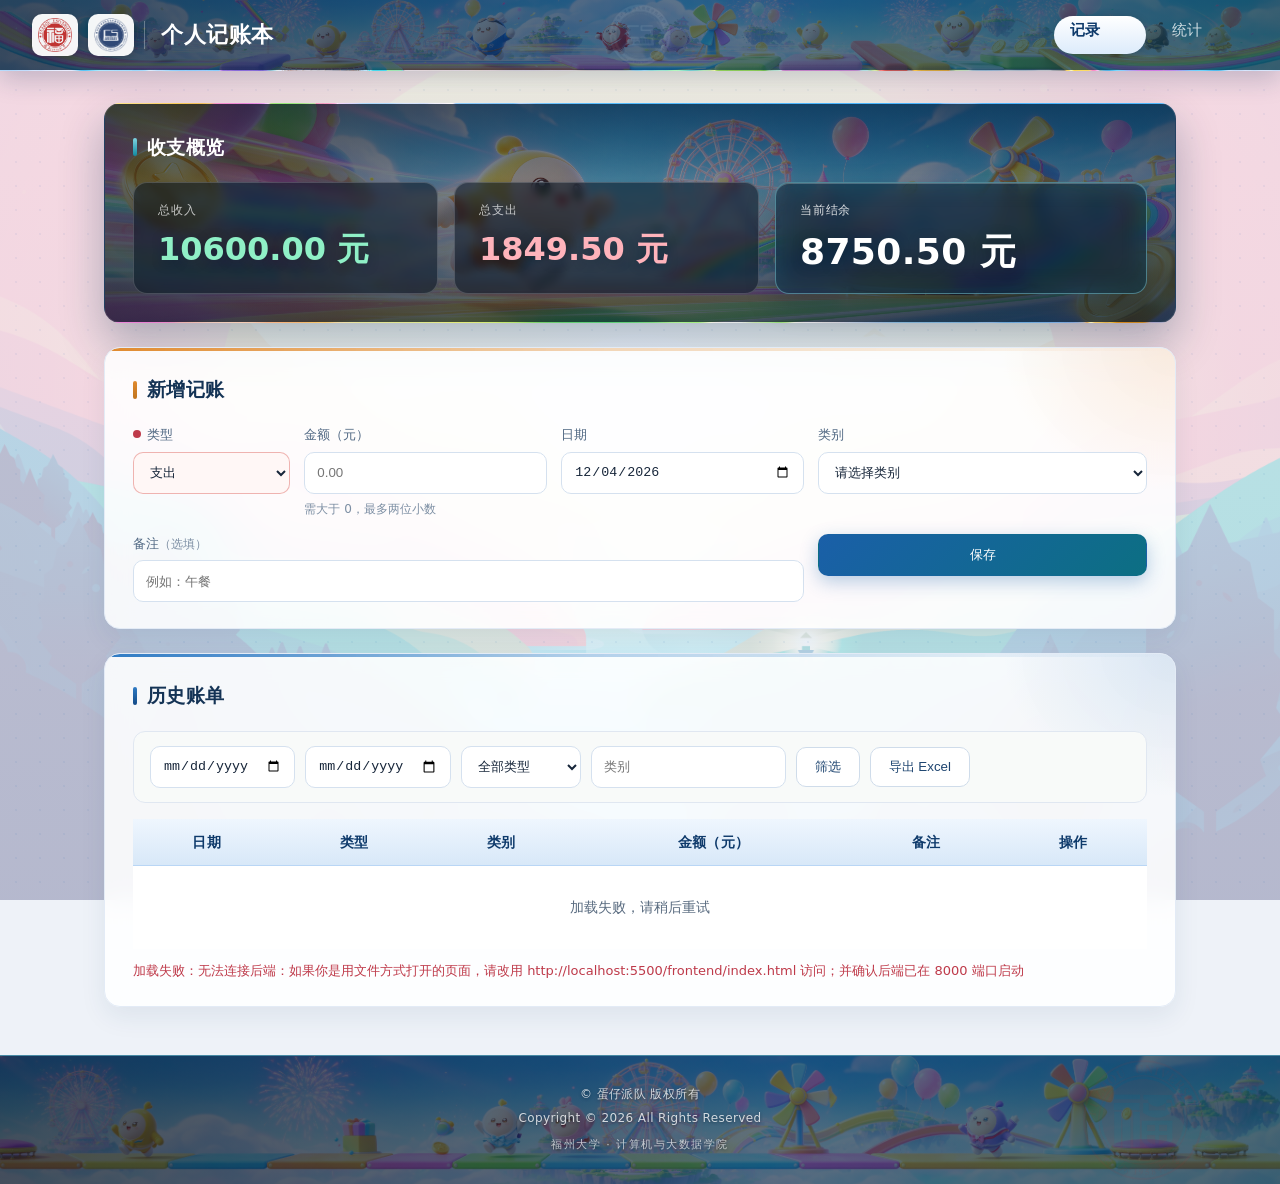
<file: frontend/index.html>
<!DOCTYPE html>
<html lang="zh-CN">
<head>
    <meta charset="UTF-8">
    <meta name="viewport" content="width=device-width, initial-scale=1.0">
    <meta name="description" content="个人记账本：记录日常收支并查看历史账单">
    <title>个人记账本 - 记录</title>
    <link rel="icon" type="image/png" href="img/校徽.png">
    <link rel="stylesheet" href="css/style.css">
    <link rel="stylesheet" href="css/app.css">
</head>
<body>
    <!-- 顶部导航：模块负责人 成员 F -->
    <header class="topbar">
        <div class="shell-brand">
            <img class="shell-brand__logo" src="img/校徽.png" alt="福州大学校徽">
            <img class="shell-brand__logo" src="img/院徽.png" alt="福州大学计算机与大数据学院院徽">
            <h1 class="topbar__title">个人记账本</h1>
        </div>
        <nav class="topbar__nav">
            <a href="#record-form" class="is-active">记录</a>
            <a href="statistics.html">统计</a>
        </nav>
    </header>

    <main class="layout">
        <!-- 收支概览：成员 I -->
        <section id="overview" class="card overview">
            <h2 class="card__title">收支概览</h2>
            <div class="overview__cards">
                <article class="stat-card stat-card--income">
                    <p class="stat-card__label">总收入</p>
                    <p class="stat-card__value" id="total-income">--</p>
                </article>
                <article class="stat-card stat-card--expense">
                    <p class="stat-card__label">总支出</p>
                    <p class="stat-card__value" id="total-expense">--</p>
                </article>
                <article class="stat-card stat-card--balance">
                    <p class="stat-card__label">当前结余</p>
                    <p class="stat-card__value" id="total-balance">--</p>
                </article>
            </div>
        </section>

        <!-- 新增记账表单：成员 G -->
        <section id="record-form" class="card">
            <h2 class="card__title">新增记账</h2>
            <form id="record-form-element" class="form" novalidate>
                <div class="form__field form__field--type">
                    <label for="type">类型</label>
                    <select id="type" name="type" required>
                        <option value="expense">支出</option>
                        <option value="income">收入</option>
                    </select>
                </div>

                <div class="form__field form__field--amount">
                    <label for="amount">金额（元）</label>
                    <input id="amount" name="amount" type="number" inputmode="decimal" min="0.01" step="0.01"
                        placeholder="0.00" autocomplete="off" required aria-describedby="amount-error">
                    <p class="form__hint">需大于 0，最多两位小数</p>
                    <p class="form__error" id="amount-error" hidden></p>
                </div>

                <div class="form__field form__field--date">
                    <label for="date">日期</label>
                    <input id="date" name="date" type="date" required aria-describedby="date-error">
                    <p class="form__error" id="date-error" hidden></p>
                </div>

                <div class="form__field form__field--category">
                    <label for="category">类别</label>
                    <select id="category" name="category" required aria-describedby="category-error">
                        <option value="">请选择类别</option>
                        <option value="饮食">饮食</option>
                        <option value="交通">交通</option>
                        <option value="购物">购物</option>
                        <option value="居住">居住</option>
                        <option value="娱乐">娱乐</option>
                        <option value="医疗">医疗</option>
                        <option value="教育">教育</option>
                        <option value="工资">工资</option>
                        <option value="奖金">奖金</option>
                        <option value="兼职">兼职</option>
                        <option value="理财">理财</option>
                        <option value="其他">其他</option>
                    </select>
                    <p class="form__error" id="category-error" hidden></p>
                </div>

                <div class="form__field form__field--remark">
                    <label for="remark">备注<span class="form__hint">（选填）</span></label>
                    <input id="remark" name="remark" type="text" maxlength="200" placeholder="例如：午餐"
                        autocomplete="off">
                </div>

                <div class="form__actions">
                    <button type="submit" class="button button--primary">保存</button>
                    <p id="form-message" class="form__message" role="status" aria-live="polite"></p>
                </div>
            </form>
        </section>

        <!-- 历史账单列表：成员 H -->
        <section id="record-list" class="card">
            <h2 class="card__title">历史账单</h2>
            <div class="filters">
                <input id="filter-start-date" type="date" aria-label="开始日期">
                <input id="filter-end-date" type="date" aria-label="结束日期">
                <select id="filter-type" aria-label="类型">
                    <option value="">全部类型</option>
                    <option value="income">收入</option>
                    <option value="expense">支出</option>
                </select>
                <input id="filter-category" type="text" placeholder="类别" aria-label="类别">
                <button id="filter-apply" type="button" class="button">筛选</button>
                <button id="export-excel" type="button" class="button">导出 Excel</button>
            </div>

            <table class="records">
                <thead>
                    <tr>
                        <th>日期</th>
                        <th>类型</th>
                        <th>类别</th>
                        <th>金额（元）</th>
                        <th>备注</th>
                        <th>操作</th>
                    </tr>
                </thead>
                <tbody id="record-list-body">
                    <!-- 由 records.js 渲染 -->
                </tbody>
            </table>

            <button id="load-more" type="button" class="button">查看更多</button>
            <p id="records-message" class="form__message" role="status"></p>
        </section>
    </main>

    <footer class="shell-footer">
        <p class="shell-footer__text">© 蛋仔派队 版权所有<br>Copyright © 2026 All Rights Reserved</p>
    </footer>

    <script src="js/api.js"></script>
    <script src="js/records.js"></script>
    <script src="js/statistics.js"></script>
    <script src="js/main.js"></script>
</body>
</html>
</file>
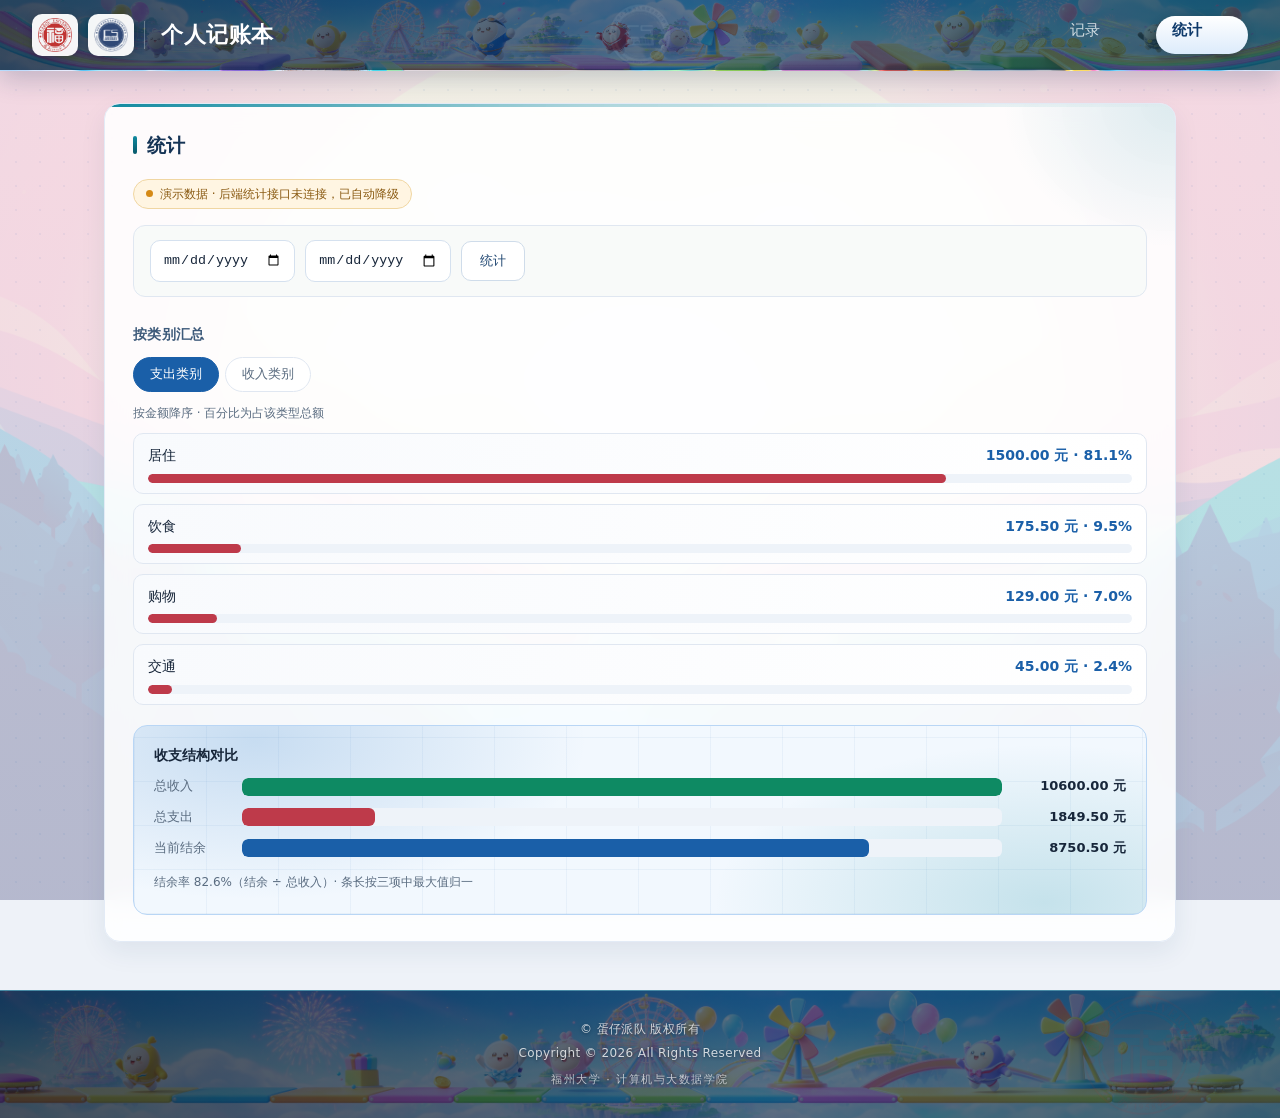
<file: frontend/statistics.html>
<!DOCTYPE html>
<html lang="zh-CN">
<head>
    <meta charset="UTF-8">
    <meta name="viewport" content="width=device-width, initial-scale=1.0">
    <meta name="description" content="个人记账本：按类别查看收支统计">
    <title>个人记账本 - 统计</title>
    <link rel="icon" type="image/png" href="img/校徽.png">
    <link rel="stylesheet" href="css/style.css">
    <link rel="stylesheet" href="css/app.css">
</head>
<body>
    <!-- 顶部导航：模块负责人 成员 F -->
    <header class="topbar">
        <div class="shell-brand">
            <img class="shell-brand__logo" src="img/校徽.png" alt="福州大学校徽">
            <img class="shell-brand__logo" src="img/院徽.png" alt="福州大学计算机与大数据学院院徽">
            <h1 class="topbar__title">个人记账本</h1>
        </div>
        <nav class="topbar__nav">
            <a href="index.html#record-form">记录</a>

            <a href="statistics.html" class="is-active">统计</a>
        </nav>
    </header>

    <main class="layout">

        <!-- 统计展示：成员 I -->
        <section id="statistics" class="card">
            <h2 class="card__title">统计</h2>
            <div class="filters">
                <input id="stats-start-date" type="date" aria-label="统计开始日期">
                <input id="stats-end-date" type="date" aria-label="统计结束日期">
                <button id="stats-apply" type="button" class="button">统计</button>
            </div>

            <h3 class="card__subtitle">按类别汇总</h3>
            <ul id="category-stats" class="category-list">
                <!-- 由 statistics.js 渲染 -->
            </ul>


            <div id="chart" class="chart" hidden></div>
        </section>
    </main>

    <footer class="shell-footer">
        <p class="shell-footer__text">© 蛋仔派队 版权所有<br>Copyright © 2026 All Rights Reserved</p>
    </footer>

    <script src="js/api.js"></script>
    <script src="js/statistics.js"></script>
    <script src="js/main.js"></script>
</body>
</html>
</file>
<file: frontend/css/style.css>
/* ============================================================
   个人记账本 · 全局基础样式
   负责人：成员 F（页面整体结构与导航）
   说明：
   1. 本文件是设计变量（CSS 自定义属性）的唯一来源，index.html 内联样式只使用不再重复定义。
   2. 只保留当前页面实际使用的规则：基础重置、筛选栏、类别汇总容器、状态提示、布局骨架。
   3. 旧版骨架（app-header / nav-tab / panel / records-table / btn / input / tag 等）已清理。
   ============================================================ */

:root {
  /* 字体与圆角、阴影 */
  --font: "PingFang SC", "Microsoft YaHei", "Hiragino Sans GB", system-ui, -apple-system, "Segoe UI", sans-serif;
  --radius: 16px;
  --radius-sm: 10px;
  --shadow: 0 10px 28px rgba(20, 58, 106, 0.09);
  --shadow-sm: 0 4px 14px rgba(20, 58, 106, 0.07);
  --shadow-xs: 0 1px 3px rgba(20, 58, 106, 0.06);

  /* 学院蓝 50–900（主色系） */
  --brand-50: #eff6fe;
  --brand-100: #dcebfb;
  --brand-200: #b9d6f5;
  --brand-300: #8bbbe9;
  --brand-400: #569cd9;
  --brand-500: #2f7bc4;
  --brand-600: #1a5fa8;
  --brand-700: #134a86;
  --brand-800: #0e3a6b;
  --brand-900: #0a2b50;

  /* 青蓝辅助色 */
  --accent-50: #e8f8fb;
  --accent-100: #d1f1f6;
  --accent-300: #7fd4e2;
  --accent-400: #3fc1d6;
  --accent-500: #118aa0;
  --accent-600: #0c6f83;
  --accent-700: #08586a;

  /* 功能色：成功 / 警示 / 错误 */
  --success-50: #e4f7ef;
  --success-500: #0e8a63;
  --success-600: #0a7052;
  --warning-50: #fdf1e3;
  --warning-500: #e08a2e;
  --warning-600: #c0741f;
  --danger-50: #fbe8ea;
  --danger-500: #be3a4a;
  --danger-600: #9f2d3b;

  /* 中性色 0–900 */
  --neutral-0: #ffffff;
  --neutral-50: #f8fafd;
  --neutral-100: #eef2f8;
  --neutral-200: #e0e7f1;
  --neutral-300: #ccd8e6;
  --neutral-400: #a2b3c7;
  --neutral-500: #75879c;
  --neutral-600: #5a6c80;
  --neutral-700: #405264;
  --neutral-800: #2a3b4d;
  --neutral-900: #17263a;

  /* 三个功能模块的强调色 */
  --module-record: var(--warning-500);
  --module-list: var(--brand-500);
  --module-stats: var(--accent-500);

  /* 语义映射：页面其余样式只引用这一层变量 */
  --color-bg: var(--neutral-100);
  --color-surface: var(--neutral-0);
  --color-border: var(--neutral-200);
  --color-text: var(--neutral-900);
  --color-muted: var(--neutral-600);
  --color-primary: var(--brand-600);
  --color-primary-strong: var(--brand-900);
  --color-primary-soft: var(--brand-50);
  --color-accent: var(--accent-500);
  --color-income: var(--success-500);
  --color-expense: var(--danger-500);

  /* 字号层级 */
  --text-xs: 12px;
  --text-sm: 13px;
  --text-md: 15px;
  --text-lg: 19px;
  --text-xl: 22px;
  --text-2xl: 32px;
}

/* ---------- 基础重置 ---------- */

* {
  box-sizing: border-box;
}

html {
  -webkit-text-size-adjust: 100%;
}

body {
  margin: 0;
  font-family: var(--font);
  font-size: 15px;
  line-height: 1.6;
  color: var(--color-text);
}

h1,
h2,
h3,
p {
  margin: 0;
}

/* ---------- 页面骨架：卡片之间保留间距 ---------- */

.layout {
  display: grid;
  gap: 24px;
}

/* ---------- 筛选栏 ---------- */

.filters {
  display: flex;
  flex-wrap: wrap;
  align-items: flex-end;
  gap: 12px 14px;
  margin-bottom: 16px;
  padding: 14px 16px;
  border: 1px solid var(--color-border);
  border-radius: 12px;
  background: #f8faf9;
}

/* ---------- 类别汇总容器（条目样式由 statistics.js 注入） ---------- */

.category-list {
  display: flex;
  flex-direction: column;
  gap: 14px;
  margin: 0;
  padding: 0;
  list-style: none;
}

/* 收支概览三张统计卡：窄屏单列，宽屏由内联样式细分为 1:1:1.22 */
.overview__cards {
  display: grid;
  grid-template-columns: minmax(0, 1fr);
  gap: 16px;
}

/* ---------- 记录表格内的删除按钮更紧凑 ---------- */

.records .button {
  padding: 6px 14px;
  font-size: 13px;
}

/* ---------- 状态提示 ---------- */

.form__message.is-ok {
  color: var(--color-income);
}

/* 初始化或接口整体失败时的页面级提示 */
.global-error {
  padding: 14px 20px;
  border: 1px solid rgba(190, 58, 74, 0.35);
  border-radius: 12px;
  background: var(--danger-50);
  color: var(--danger-600);
  font-size: 14px;
}

.global-error[hidden] {
  display: none;
}

@media (prefers-reduced-motion: reduce) {
  * {
    transition: none !important;
  }
}


/* ============================================================
   组件样式（原 index.html 内联样式，迁出后两页共用）
   ============================================================ */


/* ===== 页面外壳补充样式（原 shell.css） ===== */
        /* ============================================================
           页面外壳补充样式 —— 模块负责人：成员 F
           仅用于顶部徽标、导航和页脚，不改动队友的基础样式与 DOM 结构。
           基础样式见 style.css，本文件在它之后加载。
           ============================================================ */
        
        /* ---------- 顶部标题栏 ---------- */
        
        .topbar {
            flex-wrap: wrap;
            row-gap: 12px;
        }
        
        .shell-brand {
            display: flex;
            align-items: center;
            gap: 12px;
            min-width: 0;
        }
        
        .shell-brand__logo {
            display: block;
            flex: none;
            width: auto;
            height: 40px;
            object-fit: contain;
        }
        
        .shell-brand .topbar__title {
            padding-left: 12px;
            border-left: 1px solid var(--color-border);
            line-height: 1.3;
        }
        
        .topbar__nav a {
            display: inline-block;
            padding: 4px 0;
            font-size: 15px;
        }
        
        .topbar__nav a.is-active {
            font-weight: 600;
        }
        
        /* ---------- 页脚 ---------- */
        
        .shell-footer {
            max-width: 960px;
            margin: 8px auto 24px;
            padding: 0 16px;
            color: var(--color-muted);
            font-size: 12px;
            text-align: center;
        }
        
        .shell-footer__text {
            margin: 0;
            color: #9aa3af;
            letter-spacing: 0.3px;
        }
        
        /* ---------- 窄屏适配 ---------- */
        
        @media (max-width: 640px) {
            .topbar {
                padding: 12px 16px;
            }
        
            .shell-brand {
                gap: 8px;
            }
        
            .shell-brand__logo {
                height: 32px;
            }
        
            .shell-brand .topbar__title {
                padding-left: 8px;
                font-size: 18px;
            }
        
            .topbar__nav {
                gap: 14px;
                font-size: 14px;
            }
        }

        /* ===== 校园主题视觉层（原 theme.css） ===== */
        /* ============================================================
           校园主题视觉层 —— 模块负责人：成员 F
           在 style.css、shell.css 之后加载，通过覆盖变量与类完成美化。
           不修改 DOM 结构、id、class 名，也不影响队友 JS 的渲染逻辑。
           主色调：学院蓝 #1a5fa8 + 青蓝 #118aa0
           ============================================================ */
        
        /* 设计变量统一在 style.css 中定义，这里只保留页面样式 */

        /* ---------- 页面底色 ---------- */
        
        body {
            font-size: 15px;
            line-height: 1.6;
            color: var(--color-text);
            background-color: var(--color-bg);
            background-image:
                radial-gradient(1100px 420px at 50% -140px, rgba(26, 95, 168, 0.16), rgba(26, 95, 168, 0) 70%),
                linear-gradient(180deg, #edf3fa 0%, #e6ecf6 100%);
            background-repeat: no-repeat;
            background-attachment: fixed;
            -webkit-font-smoothing: antialiased;
        }
        
        /* 锚点跳转时给吸顶导航留出空间 */
        #overview,
        #record-form,
        #record-list,
        #statistics {
            scroll-margin-top: 92px;
        }
        
        /* ---------- 顶部标题栏：深蓝渐变 ---------- */
        
        .topbar {
            position: sticky;
            top: 0;
            z-index: 10;
            padding: 14px 32px;
            background: linear-gradient(115deg, #0d2f55 0%, #17497f 48%, #1a5fa8 100%);
            border-bottom: 1px solid rgba(255, 255, 255, 0.1);
            box-shadow: 0 8px 26px rgba(13, 47, 85, 0.22);
        }
        
        .shell-brand {
            gap: 10px;
        }
        
        .shell-brand__logo {
            height: 42px;
            padding: 4px 6px;
            background: rgba(255, 255, 255, 0.95);
            border-radius: 10px;
            box-shadow: 0 2px 10px rgba(0, 0, 0, 0.18);
        }
        
        .shell-brand .topbar__title {
            padding-left: 16px;
            color: #ffffff;
            font-size: 22px;
            font-weight: 600;
            letter-spacing: 0.6px;
            border-left-color: rgba(255, 255, 255, 0.3);
        }
        
        .topbar__nav {
            gap: 4px;
        }
        
        .topbar__nav a {
            padding: 7px 16px;
            border-radius: 999px;
            color: rgba(255, 255, 255, 0.78);
            font-size: 15px;
            font-weight: 500;
            text-decoration: none;
            transition: background-color 0.18s ease, color 0.18s ease, box-shadow 0.18s ease;
        }
        
        .topbar__nav a:hover {
            color: #ffffff;
            background: rgba(255, 255, 255, 0.14);
        }
        
        .topbar__nav a.is-active,
        .topbar__nav a.is-active:hover {
            color: var(--color-primary-strong);
            background: #ffffff;
            font-weight: 600;
            box-shadow: 0 2px 10px rgba(0, 0, 0, 0.16);
        }
        
        /* ---------- 内容区与卡片 ---------- */
        
        .layout {
            max-width: 1120px;
            gap: 24px;
            margin: 32px auto 0;
            padding: 0 24px;
        }
        
        .card {
            padding: 26px 28px;
            border: 1px solid #e3ebf6;
            border-radius: var(--radius);
            box-shadow: var(--shadow-sm);
        }
        
        .card__title {
            position: relative;
            padding-left: 14px;
            margin-bottom: 20px;
            color: #143355;
            font-size: 19px;
            font-weight: 600;
            letter-spacing: 0.4px;
        }
        
        .card__title::before {
            content: "";
            position: absolute;
            left: 0;
            top: 50%;
            width: 4px;
            height: 18px;
            border-radius: 2px;
            background: linear-gradient(180deg, var(--color-primary), var(--color-accent));
            transform: translateY(-50%);
        }
        
        .card__subtitle {
            margin: 26px 0 12px;
            color: #3d5a7a;
            font-size: 14px;
            font-weight: 600;
            letter-spacing: 0.3px;
        }
        
        /* ---------- 收支概览数字卡片 ---------- */
        
        .overview__cards {
            gap: 16px;
        }
        
        .stat-card {
            position: relative;
            padding: 18px 20px 18px 24px;
            background: linear-gradient(180deg, #ffffff 0%, #f2f7fe 100%);
            border: 1px solid #e2ebf7;
            border-radius: 14px;
            box-shadow: var(--shadow-xs);
            overflow: hidden;
        }
        
        .stat-card::before {
            content: "";
            position: absolute;
            left: 0;
            top: 0;
            bottom: 0;
            width: 4px;
            background: var(--color-primary);
        }
        
        .stat-card--income::before {
            background: var(--color-income);
        }
        
        .stat-card--expense::before {
            background: var(--color-expense);
        }
        
        .stat-card__label {
            margin-bottom: 8px;
            color: #6b8299;
            font-size: 12px;
            font-weight: 500;
            letter-spacing: 0.8px;
        }
        
        .stat-card__value {
            color: #143355;
            font-size: 26px;
            font-weight: 700;
            line-height: 1.3;
            font-variant-numeric: tabular-nums;
        }
        
        .stat-card--balance .stat-card__value {
            color: var(--color-primary);
        }
        
        /* ---------- 表单控件 ---------- */
        
        .form__field label {
            color: #4f6782;
            font-size: 13px;
            font-weight: 500;
        }
        
        .form input,
        .form select,
        .filters input,
        .filters select {
            min-height: 42px;
            padding: 9px 12px;
            color: var(--color-text);
            background: #fbfdff;
            border: 1px solid #d5e1ef;
            border-radius: var(--radius-sm);
            transition: border-color 0.18s ease, box-shadow 0.18s ease, background-color 0.18s ease;
        }
        
        .form input:hover,
        .form select:hover,
        .filters input:hover,
        .filters select:hover {
            border-color: #b9cde3;
        }
        
        .form input:focus,
        .form select:focus,
        .filters input:focus,
        .filters select:focus {
            outline: none;
            background: #ffffff;
            border-color: var(--color-primary);
            box-shadow: 0 0 0 3px rgba(26, 95, 168, 0.16);
        }
        
        .form__message {
            color: var(--color-expense);
            font-size: 13px;
        }
        
        /* ---------- 按钮 ---------- */
        
        .button {
            padding: 10px 18px;
            color: #1f4671;
            background: #ffffff;
            border: 1px solid #cfdcea;
            border-radius: var(--radius-sm);
            font-weight: 500;
            transition: color 0.18s ease, border-color 0.18s ease, background-color 0.18s ease,
                box-shadow 0.18s ease, transform 0.12s ease;
        }
        
        .button:hover {
            color: var(--color-primary);
            background: #f4f9ff;
            border-color: var(--color-primary);
            box-shadow: var(--shadow-xs);
        }
        
        .button:active {
            transform: translateY(1px);
        }
        
        .button:focus-visible {
            outline: 2px solid var(--color-accent);
            outline-offset: 2px;
        }
        
        .button--primary {
            color: #ffffff;
            background: linear-gradient(135deg, #1a5fa8 0%, #0f7f9c 100%);
            border-color: transparent;
            box-shadow: 0 6px 16px rgba(26, 95, 168, 0.28);
        }
        
        .button--primary:hover {
            color: #ffffff;
            background: linear-gradient(135deg, #174f8c 0%, #0b7189 100%);
            border-color: transparent;
            box-shadow: 0 8px 22px rgba(26, 95, 168, 0.34);
            transform: translateY(-1px);
        }
        
        .button--primary:active {
            transform: translateY(0);
        }
        
        /* ---------- 筛选栏 ---------- */
        
        .filters {
            gap: 10px;
            align-items: center;
            margin-bottom: 16px;
        }
        
        .filters input,
        .filters select {
            flex: 0 1 auto;
            width: auto;
            min-width: 120px;
        }
        
        /* ---------- 账单表格 ---------- */
        
        .records {
            font-size: 14px;
        }
        
        .records th,
        .records td {
            padding: 12px 10px;
        }
        
        .records thead th {
            color: #1b4574;
            background: var(--color-primary-soft);
            border-bottom: 1px solid #d3e2f4;
            font-weight: 600;
            letter-spacing: 0.3px;
        }
        
        .records tbody td {
            color: #334a64;
            border-bottom: 1px solid #edf2f9;
        }
        
        .records tbody tr:nth-child(even) {
            background: #f7fbff;
        }
        
        .records tbody tr:hover {
            background: #eaf3ff;
        }
        
        .records tbody tr:last-child td {
            border-bottom: none;
        }
        
        .records tbody td[colspan] {
            padding: 30px 10px;
            color: var(--color-muted);
            text-align: center;
        }
        
        .records .amount--income {
            color: var(--color-income);
            font-weight: 600;
            font-variant-numeric: tabular-nums;
        }
        
        .records .amount--expense {
            color: var(--color-expense);
            font-weight: 600;
            font-variant-numeric: tabular-nums;
        }
        
        /* ---------- 类别汇总 ---------- */
        
        .category-list {
            gap: 10px;
        }
        
        .category-list li {
            padding: 11px 14px;
            background: linear-gradient(90deg, #f7faff 0%, #fdfeff 100%);
            border: 1px solid #e2ebf7;
            border-radius: var(--radius-sm);
            font-size: 14px;
            transition: border-color 0.18s ease, box-shadow 0.18s ease, background-color 0.18s ease;
        }
        
        .category-list li:hover {
            background: #f2f8ff;
            border-color: #bcd2e8;
            box-shadow: var(--shadow-xs);
        }
        
        .category-list li span + span {
            color: #154a7d;
            font-weight: 600;
            font-variant-numeric: tabular-nums;
        }
        
        /* ---------- 图表容器（含空态） ---------- */
        
        .chart {
            position: relative;
            height: 340px;
            margin-top: 20px;
            border: 1px dashed #c4d7ea;
            border-radius: 14px;
            background-color: #f7fbff;
            background-image:
                repeating-linear-gradient(0deg, rgba(26, 95, 168, 0.05) 0 1px, transparent 1px 44px),
                repeating-linear-gradient(90deg, rgba(26, 95, 168, 0.05) 0 1px, transparent 1px 72px);
            overflow: hidden;
        }
        
        .chart:empty::before {
            content: "暂无图表数据，添加记录后展示趋势";
            position: absolute;
            inset: 0;
            display: flex;
            align-items: center;
            justify-content: center;
            color: #7d93ac;
            font-size: 13px;
            letter-spacing: 0.5px;
        }
        
        /* ---------- 页脚版权 ---------- */
        
        .shell-footer {
            max-width: 1120px;
            margin: 40px auto 36px;
            padding: 20px 24px 0;
            border-top: 1px solid #d8e2f0;
            text-align: center;
        }
        
        .shell-footer__text {
            margin: 0;
            color: #8295ab;
            font-size: 12px;
            line-height: 2;
            letter-spacing: 0.4px;
        }
        
        /* ---------- 清晰度与降级保护 ---------- */
        
        @media (prefers-reduced-motion: reduce) {
            .button,
            .topbar__nav a,
            .category-list li,
            .form input,
            .form select,
            .filters input,
            .filters select {
                transition: none;
            }
        }
        
        /* ---------- 桌面宽屏 / 窄屏 ---------- */
        
        @media (max-width: 1024px) {
            .topbar {
                padding: 12px 20px;
            }
        
            .layout {
                padding: 0 20px;
                margin-top: 24px;
            }
        
            .card {
                padding: 22px;
            }
        }
        
        @media (max-width: 640px) {
            body {
                font-size: 14px;
            }
        
            .shell-brand__logo {
                height: 34px;
            }
        
            .shell-brand .topbar__title {
                padding-left: 10px;
                font-size: 18px;
            }
        
            .topbar__nav a {
                padding: 6px 12px;
                font-size: 14px;
            }
        
            .layout {
                padding: 0 16px;
                gap: 18px;
            }
        
            .card {
                padding: 18px 16px;
                border-radius: 12px;
            }
        
            .card__title {
                font-size: 17px;
            }
        
            .stat-card__value {
                font-size: 22px;
            }
        
            .filters input,
            .filters select,
            .filters .button {
                flex: 1 1 140px;
                min-width: 0;
            }
        
            .records {
                font-size: 13px;
            }
        
            .records th,
            .records td {
                padding: 10px 6px;
            }
        
            .chart {
                height: 260px;
            }
        
            .shell-footer {
                margin: 28px auto 24px;
                padding: 16px 16px 0;
            }
        }

        /* ===== 视觉增强层（原 visual.css） ===== */
        /* ============================================================
           视觉增强层 —— 模块负责人：成员 F
           在 style.css、shell.css、theme.css 之后加载，只做颜色与图像装饰：
           完整配色 token、页面纹理、顶栏水印、概览主视觉、模块区分、深色页脚。
           不修改 DOM、id、class 名，不改队友 JS，也不引入任何外部资源。
           ============================================================ */
        
        /* ---------- 页面底色：背景图 + 高比例浅色遮罩 + 极淡点阵纹理 ---------- */
        
        body {
            background-color: var(--neutral-100);
            background-image:
                radial-gradient(circle, rgba(26, 95, 168, 0.06) 0 1px, rgba(26, 95, 168, 0) 1.4px),
                linear-gradient(180deg, rgba(242, 247, 253, 0.78) 0%, rgba(234, 241, 250, 0.76) 100%),
                url("../img/背景.png");
            background-size: 24px 24px, auto, cover;
            background-position: center, center, center;
            background-repeat: repeat, no-repeat, no-repeat;
            background-attachment: fixed;
        }
        
        /* ---------- 顶部标题栏：蛋仔派对横幅 + 深色遮罩 + 院徽水印 ---------- */
        
        .topbar {
            overflow: hidden;
            /* 顶栏只有约 64px 高，16:1 横幅按 cover 铺满后纵向会裁掉中段，
               定位取 center 44% 保住角色头部，再用深色渐变压暗保证文字与徽标可读 */
            background-color: var(--brand-900);
            background-image:
                linear-gradient(102deg,
                    rgba(6, 26, 48, 0.78) 0%,
                    rgba(9, 44, 78, 0.66) 52%,
                    rgba(6, 54, 68, 0.76) 100%),
                url("../img/《蛋仔派对》顶部.png");
            background-size: auto, cover;
            background-position: center, center 44%;
            background-repeat: no-repeat;
            border-bottom: 1px solid rgba(255, 255, 255, 0.14);
            -webkit-backdrop-filter: blur(10px) saturate(1.05);
            backdrop-filter: blur(10px) saturate(1.05);
        }
        
        .topbar::before {
            content: "";
            position: absolute;
            inset: 0;
            background-image: url("../img/院徽.png");
            background-position: center center;
            background-repeat: no-repeat;
            background-size: 64px auto;
            opacity: 0.08;
            pointer-events: none;
        }
        
        .topbar > * {
            position: relative;
            z-index: 1;
        }
        
        .topbar__nav a.is-active,
        .topbar__nav a.is-active:hover {
            color: var(--brand-800);
            background: linear-gradient(180deg, var(--neutral-0) 0%, var(--brand-100) 100%);
        }
        
        /* ---------- 卡片基础：统一圆角阴影，模块顶部色条与角落光晕 ---------- */
        
        .card {
            position: relative;
            background-color: rgba(255, 255, 255, 0.88);
            background-repeat: no-repeat;
            -webkit-backdrop-filter: blur(12px);
            backdrop-filter: blur(12px);
            box-shadow: 0 10px 26px rgba(20, 58, 106, 0.08);
        }
        
        /* 记录：暖橙 */
        #record-form {
            background-image:
                radial-gradient(240px 200px at 100% 0, rgba(224, 138, 46, 0.14), rgba(224, 138, 46, 0) 72%),
                linear-gradient(90deg, var(--module-record) 0%, rgba(224, 138, 46, 0.35) 45%, rgba(224, 138, 46, 0) 100%);
            background-size: auto, 100% 3px;
            background-position: center, top left;
        }
        
        #record-form .card__title::before {
            background: linear-gradient(180deg, var(--module-record), var(--warning-600));
        }
        
        /* 查看：蓝 */
        #record-list {
            background-image:
                radial-gradient(240px 200px at 100% 0, rgba(47, 123, 196, 0.14), rgba(47, 123, 196, 0) 72%),
                linear-gradient(90deg, var(--module-list) 0%, rgba(47, 123, 196, 0.35) 45%, rgba(47, 123, 196, 0) 100%);
            background-size: auto, 100% 3px;
            background-position: center, top left;
        }
        
        #record-list .card__title::before {
            background: linear-gradient(180deg, var(--module-list), var(--brand-700));
        }
        
        /* 统计：青 */
        #statistics {
            background-image:
                radial-gradient(240px 200px at 100% 0, rgba(17, 138, 160, 0.14), rgba(17, 138, 160, 0) 72%),
                linear-gradient(90deg, var(--module-stats) 0%, rgba(17, 138, 160, 0.35) 45%, rgba(17, 138, 160, 0) 100%);
            background-size: auto, 100% 3px;
            background-position: center, top left;
        }
        
        #statistics .card__title::before {
            background: linear-gradient(180deg, var(--module-stats), var(--accent-700));
        }
        
        /* ---------- 概览区：主视觉深色卡 ---------- */
        
        #overview {
            padding: 28px;
            color: var(--neutral-0);
            background-color: var(--brand-900);
            /* 蛋仔派对品牌横幅做主体，压一层深色渐变保证数字可读；
               横幅是 4.75:1 的超宽图，窄卡上会裁掉左右，定位偏左中保住中央的蛋仔角色 */
            background-image:
                linear-gradient(112deg, rgba(5, 18, 34, 0.6) 0%, rgba(5, 24, 44, 0.4) 46%, rgba(6, 34, 60, 0.58) 100%),
                linear-gradient(180deg, rgba(4, 16, 30, 0.5) 0%, rgba(4, 16, 30, 0.16) 34%, rgba(4, 16, 30, 0.5) 100%),
                url("../img/《蛋仔派对》超宽横幅.png");
            background-size: auto, auto, cover;
            background-position: center, center, 35% 50%;
            background-repeat: no-repeat;
            border: 1px solid rgba(255, 255, 255, 0.1);
            box-shadow: 0 20px 44px rgba(10, 43, 80, 0.3);
        }
        
        #overview .card__title {
            color: var(--neutral-0);
        }
        
        #overview .card__title::before {
            background: linear-gradient(180deg, var(--accent-300), var(--accent-500));
        }
        
        #overview .stat-card {
            background: rgba(5, 18, 34, 0.52);
            border: 1px solid rgba(255, 255, 255, 0.18);
            box-shadow: none;
            backdrop-filter: blur(4px);
            -webkit-backdrop-filter: blur(4px);
        }
        
        #overview .stat-card::before {
            display: none;
        }
        
        #overview .stat-card__label {
            color: rgba(255, 255, 255, 0.72);
        }
        
        #overview .stat-card__value {
            color: var(--neutral-0);
            font-size: var(--text-2xl);
            text-shadow: 0 2px 12px rgba(4, 20, 40, 0.28);
        }
        
        #overview .stat-card--income .stat-card__value {
            color: #8ff0c6;
        }
        
        #overview .stat-card--expense .stat-card__value {
            color: #ffb3bb;
        }
        
        #overview .stat-card--balance {
            background: rgba(6, 26, 48, 0.62);
            border-color: rgba(127, 212, 226, 0.5);
            box-shadow: 0 12px 30px rgba(4, 20, 40, 0.22),
                inset 0 0 26px rgba(63, 193, 214, 0.16),
                inset 0 1px 0 rgba(255, 255, 255, 0.24);
            backdrop-filter: blur(8px);
            -webkit-backdrop-filter: blur(8px);
        }
        
        #overview .stat-card--balance .stat-card__label {
            color: rgba(255, 255, 255, 0.85);
        }
        
        #overview .stat-card--balance .stat-card__value {
            color: var(--neutral-0);
            font-size: 36px;
            letter-spacing: 0.4px;
        }
        
        /* 余额卡略宽，形成主次层次 */
        @media (min-width: 901px) {
            #overview .overview__cards {
                grid-template-columns: 1fr 1fr 1.22fr;
            }
        }
        
        /* ---------- 按钮与表单：同色系渐变 ---------- */
        
        .button--primary {
            background: linear-gradient(135deg, var(--brand-600) 0%, var(--accent-600) 100%);
            box-shadow: 0 6px 18px rgba(26, 95, 168, 0.3);
        }
        
        .button--primary:hover {
            background: linear-gradient(135deg, var(--brand-700) 0%, var(--accent-700) 100%);
            box-shadow: 0 8px 22px rgba(26, 95, 168, 0.36);
        }
        
        .form input:focus,
        .form select:focus,
        .filters input:focus,
        .filters select:focus {
            border-color: var(--brand-500);
            box-shadow: 0 0 0 3px rgba(47, 123, 196, 0.18);
        }
        
        /* ---------- 需要精确阅读的区域：不透明度高于卡片 ---------- */
        
        .form input,
        .form select,
        .filters input,
        .filters select {
            background-color: rgba(255, 255, 255, 0.97);
        }
        
        .records tbody tr {
            background-color: rgba(255, 255, 255, 0.96);
        }
        
        /* ---------- 账单表格：同色系表头渐变 ---------- */
        
        .records thead th {
            background: linear-gradient(180deg, var(--brand-50) 0%, #d8e8f8 100%);
            color: var(--brand-800);
            border-bottom-color: var(--brand-200);
        }
        
        .records tbody tr:nth-child(even) {
            background: var(--neutral-50);
        }
        
        .records tbody tr:hover {
            background: var(--brand-50);
        }
        
        /* ---------- 类别汇总 ---------- */
        
        .category-list li {
            background: linear-gradient(90deg, var(--neutral-50) 0%, var(--neutral-0) 100%);
            border-color: var(--neutral-200);
        }
        
        .category-list li:hover {
            background: linear-gradient(90deg, var(--brand-50) 0%, var(--neutral-0) 100%);
            border-color: var(--brand-300);
        }
        
        /* ---------- 图表容器：分区渐变空状态（不隐藏、不锁死子节点） ---------- */
        
        .chart {
            overflow: visible;
            border: 1px solid var(--brand-200);
            background-color: #f2f8fe;
            background-image:
                radial-gradient(460px 220px at 12% 8%, rgba(47, 123, 196, 0.22), rgba(47, 123, 196, 0) 72%),
                radial-gradient(460px 220px at 90% 94%, rgba(17, 138, 160, 0.2), rgba(17, 138, 160, 0) 72%),
                repeating-linear-gradient(0deg, rgba(26, 95, 168, 0.055) 0 1px, rgba(26, 95, 168, 0) 1px 44px),
                repeating-linear-gradient(90deg, rgba(26, 95, 168, 0.055) 0 1px, rgba(26, 95, 168, 0) 1px 72px);
        }
        
        .chart:empty::before {
            content: "暂无图表数据\A 添加记录后自动生成趋势图";
            position: absolute;
            inset: 0;
            display: flex;
            align-items: center;
            justify-content: center;
            color: var(--neutral-600);
            font-size: var(--text-sm);
            line-height: 1.9;
            letter-spacing: 0.6px;
            white-space: pre;
            text-align: center;
        }
        
        /* ---------- 页脚：深色区块，与顶栏呼应 ---------- */
        
        .shell-footer {
            position: relative;
            max-width: none;
            margin: 48px 0 0;
            padding: 26px 24px 30px;
            overflow: hidden;
            color: rgba(255, 255, 255, 0.75);
            background-color: rgba(10, 43, 80, 0.7);
            /* 蛋仔派对底部横幅铺底，13.2:1 的超宽图居中铺满，
               压一层深色渐变保证三行文字可读 */
            background-image:
                linear-gradient(105deg,
                    rgba(5, 18, 34, 0.74) 0%,
                    rgba(6, 32, 58, 0.64) 60%,
                    rgba(5, 44, 60, 0.72) 100%),
                url("../img/《蛋仔派对》底部.png");
            background-size: auto, cover;
            background-position: center, center;
            background-repeat: no-repeat;
            -webkit-backdrop-filter: blur(7px);
            backdrop-filter: blur(7px);
            border-top: 1px solid rgba(63, 193, 214, 0.4);
            text-align: center;
        }
        
        .shell-footer::before {
            content: "";
            position: absolute;
            right: 6%;
            top: 50%;
            width: 120px;
            height: 120px;
            background: url("../img/校徽.png") center / contain no-repeat;
            opacity: 0.07;
            transform: translateY(-50%);
            pointer-events: none;
        }
        
        .shell-footer::after {
            content: "福州大学 · 计算机与大数据学院";
            display: block;
            margin-top: 6px;
            color: rgba(255, 255, 255, 0.7);
            font-size: 11px;
            letter-spacing: 1.5px;
            text-shadow: 0 1px 3px rgba(4, 20, 40, 0.5);
        }
        
        .shell-footer > * {
            position: relative;
            z-index: 1;
        }
        
        .shell-footer__text {
            color: rgba(255, 255, 255, 0.78);
            font-size: var(--text-xs);
            text-shadow: 0 1px 3px rgba(4, 20, 40, 0.5);
        }
        
        /* ---------- 窄屏适配 ---------- */
        
        @media (max-width: 900px) {
            .topbar::before {
                display: none;
            }
        
            #overview {
                padding: 20px;
            }
        
            #overview .stat-card--balance .stat-card__value {
                font-size: 28px;
            }
        
            .shell-footer::before {
                display: none;
            }
        }
        
        @media (max-width: 640px) {
            #overview .stat-card__value {
                font-size: 24px;
            }
        
            #overview .stat-card--balance .stat-card__value {
                font-size: 26px;
            }
        
            .shell-footer {
                margin-top: 32px;
                padding: 22px 16px 24px;
            }
        }
</file>
<file: frontend/css/app.css>
/* 页面视觉体系（由 index.html 原内联 <style> 抽出，两个页面共用） */

/* ===== 布局补齐 =====
   基础样式表 style.css 已切换到 .app-header / .panel / .record-form 一套类名，
   本页沿用既有 DOM（.topbar / .layout / .card / .form 等），
   这里补齐这些类名缺失的布局属性。只写布局，配色由下面各层负责。 */

.layout {
    display: grid;
}

/* #overview 同时带有 overview 类，会被新基础样式当成双列栅格；这里按主视觉卡片的单列布局固定 */
#overview {
    display: block;
}

.topbar {
    display: flex;
    align-items: center;
    justify-content: space-between;
    flex-wrap: nowrap;
    gap: 20px;
}

.topbar__nav {
    display: flex;
    align-items: center;
    justify-content: flex-end;
    gap: 10px;
    flex: 0 0 auto;
}

/* 导航项固定等宽等高：选中态只换配色和字重，不改变盒子尺寸，避免切换时抖动 */
.topbar__nav a {
    display: inline-flex;
    align-items: center;
    justify-content: center;
    box-sizing: border-box;
    min-width: 92px;
    height: 38px;
    padding: 0 16px;
    line-height: 1;
}

.overview__cards {
    display: grid;
    grid-template-columns: 1fr;
    width: 100%;
}

.filters {
    display: flex;
    flex-wrap: wrap;
}

.records {
    width: 100%;
    border-collapse: collapse;
}

/* 表单：12 栅格，第一行「类型 / 金额 / 日期 / 类别」，第二行「备注 + 操作」 */
.form {
    display: grid;
    grid-template-columns: repeat(12, minmax(0, 1fr));
    gap: 16px 14px;
    align-items: start;
}

.form__field {
    display: grid;
    row-gap: 6px;
}

.form__field--type { grid-column: span 2; }
.form__field--amount { grid-column: span 3; }
.form__field--date { grid-column: span 3; }
.form__field--category { grid-column: span 4; }
.form__field--remark { grid-column: span 8; }

.form__actions {
    grid-column: span 4;
    display: flex;
    flex-direction: column;
    gap: 8px;
    align-items: stretch;
}

@media (max-width: 900px) {
    .form__field--type,
    .form__field--amount,
    .form__field--date,
    .form__field--category,
    .form__field--remark,
    .form__actions {
        grid-column: span 6;
    }

    .form__actions {
        grid-column: span 12;
    }
}

@media (max-width: 680px) {
    /* 窄屏：徽标一行，三个导航项整行等分，避免挤压站名 */
    .topbar {
        flex-wrap: wrap;
    }

    .topbar__nav {
        width: 100%;
    }

    .topbar__nav a {
        flex: 1 1 0;
        min-width: 0;
    }

    .form__field--type,
    .form__field--amount,
    .form__field--date,
    .form__field--category,
    .form__field--remark,
    .form__actions {
        grid-column: span 12;
    }
}

    /* ===== 页面外壳补充样式（原 shell.css） ===== */
    /* ============================================================
       页面外壳补充样式 —— 模块负责人：成员 F
       仅用于顶部徽标、导航和页脚，不改动队友的基础样式与 DOM 结构。
       基础样式见 style.css，本文件在它之后加载。
       ============================================================ */
    
    /* ---------- 顶部标题栏 ---------- */
    
    .topbar {
        flex-wrap: wrap;
        row-gap: 12px;
    }
    
    .shell-brand {
        display: flex;
        align-items: center;
        gap: 12px;
        min-width: 0;
    }
    
    .shell-brand__logo {
        display: block;
        flex: none;
        width: auto;
        height: 40px;
        object-fit: contain;
    }
    
    .shell-brand .topbar__title {
        padding-left: 12px;
        border-left: 1px solid var(--color-border);
        line-height: 1.3;
    }
    
    .topbar__nav a {
        display: inline-block;
        padding: 4px 0;
        font-size: 15px;
    }
    
    .topbar__nav a.is-active {
        font-weight: 600;
    }
    
    /* ---------- 页脚 ---------- */
    
    .shell-footer {
        max-width: 960px;
        margin: 8px auto 24px;
        padding: 0 16px;
        color: var(--color-muted);
        font-size: 12px;
        text-align: center;
    }
    
    .shell-footer__text {
        margin: 0;
        color: #9aa3af;
        letter-spacing: 0.3px;
    }
    
    /* ---------- 窄屏适配 ---------- */
    
    @media (max-width: 640px) {
        .topbar {
            padding: 12px 16px;
        }
    
        .shell-brand {
            gap: 8px;
        }
    
        .shell-brand__logo {
            height: 32px;
        }
    
        .shell-brand .topbar__title {
            padding-left: 8px;
            font-size: 18px;
        }
    
        .topbar__nav {
            gap: 14px;
            font-size: 14px;
        }
    }

    /* ===== 校园主题视觉层（原 theme.css） ===== */
    /* ============================================================
       校园主题视觉层 —— 模块负责人：成员 F
       在 style.css、shell.css 之后加载，通过覆盖变量与类完成美化。
       不修改 DOM 结构、id、class 名，也不影响队友 JS 的渲染逻辑。
       主色调：学院蓝 #1a5fa8 + 青蓝 #118aa0
       ============================================================ */
    
    /* ---------- 主题变量（覆盖 style.css 中的同名变量） ---------- */
    
    :root {
        --color-bg: #eaf0f8;
        --color-surface: #ffffff;
        --color-border: #dbe5f1;
        --color-text: #17263a;
        --color-muted: #66788f;
        --color-primary: #1a5fa8;
        --color-primary-strong: #0d3f6f;
        --color-primary-soft: #e9f1fb;
        --color-accent: #118aa0;
        --color-income: #0e8a63;
        --color-expense: #be3a4a;
        --radius: 16px;
        --radius-sm: 10px;
        --shadow: 0 10px 28px rgba(20, 58, 106, 0.09);
        --shadow-sm: 0 4px 14px rgba(20, 58, 106, 0.07);
        --shadow-xs: 0 1px 3px rgba(20, 58, 106, 0.06);
    }
    
    /* ---------- 页面底色 ---------- */
    
    body {
        font-size: 15px;
        line-height: 1.6;
        color: var(--color-text);
        background-color: var(--color-bg);
        background-image:
            radial-gradient(1100px 420px at 50% -140px, rgba(26, 95, 168, 0.16), rgba(26, 95, 168, 0) 70%),
            linear-gradient(180deg, #edf3fa 0%, #e6ecf6 100%);
        background-repeat: no-repeat;
        background-attachment: fixed;
        -webkit-font-smoothing: antialiased;
    }
    
    /* 锚点跳转时给吸顶导航留出空间 */
    #overview,
    #record-form,
    #record-list,
    #statistics {
        scroll-margin-top: 92px;
    }
    
    /* ---------- 顶部标题栏：深蓝渐变 ---------- */
    
    .topbar {
        position: sticky;
        top: 0;
        z-index: 10;
        padding: 14px 32px;
        background: linear-gradient(115deg, #0d2f55 0%, #17497f 48%, #1a5fa8 100%);
        border-bottom: 1px solid rgba(255, 255, 255, 0.1);
        box-shadow: 0 8px 26px rgba(13, 47, 85, 0.22);
    }
    
    .shell-brand {
        gap: 10px;
    }
    
    .shell-brand__logo {
        height: 42px;
        padding: 4px 6px;
        background: rgba(255, 255, 255, 0.95);
        border-radius: 10px;
        box-shadow: 0 2px 10px rgba(0, 0, 0, 0.18);
    }
    
    .shell-brand .topbar__title {
        padding-left: 16px;
        color: #ffffff;
        font-size: 22px;
        font-weight: 600;
        letter-spacing: 0.6px;
        border-left-color: rgba(255, 255, 255, 0.3);
    }
    
    .topbar__nav {
        gap: 4px;
    }
    
    .topbar__nav a {
        padding: 7px 16px;
        border-radius: 999px;
        color: rgba(255, 255, 255, 0.78);
        font-size: 15px;
        font-weight: 500;
        text-decoration: none;
        transition: background-color 0.18s ease, color 0.18s ease, box-shadow 0.18s ease;
    }
    
    .topbar__nav a:hover {
        color: #ffffff;
        background: rgba(255, 255, 255, 0.14);
    }
    
    .topbar__nav a.is-active,
    .topbar__nav a.is-active:hover {
        color: var(--color-primary-strong);
        background: #ffffff;
        font-weight: 600;
        box-shadow: 0 2px 10px rgba(0, 0, 0, 0.16);
    }
    
    /* ---------- 内容区与卡片 ---------- */
    
    .layout {
        max-width: 1120px;
        gap: 24px;
        margin: 32px auto 0;
        padding: 0 24px;
    }
    
    .card {
        padding: 26px 28px;
        border: 1px solid #e3ebf6;
        border-radius: var(--radius);
        box-shadow: var(--shadow-sm);
    }
    
    .card__title {
        position: relative;
        padding-left: 14px;
        margin-bottom: 20px;
        color: #143355;
        font-size: 19px;
        font-weight: 600;
        letter-spacing: 0.4px;
    }
    
    .card__title::before {
        content: "";
        position: absolute;
        left: 0;
        top: 50%;
        width: 4px;
        height: 18px;
        border-radius: 2px;
        background: linear-gradient(180deg, var(--color-primary), var(--color-accent));
        transform: translateY(-50%);
    }
    
    .card__subtitle {
        margin: 26px 0 12px;
        color: #3d5a7a;
        font-size: 14px;
        font-weight: 600;
        letter-spacing: 0.3px;
    }
    
    /* ---------- 收支概览数字卡片 ---------- */
    
    .overview__cards {
        gap: 16px;
    }
    
    .stat-card {
        position: relative;
        padding: 18px 20px 18px 24px;
        background: linear-gradient(180deg, #ffffff 0%, #f2f7fe 100%);
        border: 1px solid #e2ebf7;
        border-radius: 14px;
        box-shadow: var(--shadow-xs);
        overflow: hidden;
    }
    
    .stat-card::before {
        content: "";
        position: absolute;
        left: 0;
        top: 0;
        bottom: 0;
        width: 4px;
        background: var(--color-primary);
    }
    
    .stat-card--income::before {
        background: var(--color-income);
    }
    
    .stat-card--expense::before {
        background: var(--color-expense);
    }
    
    .stat-card__label {
        margin-bottom: 8px;
        color: #6b8299;
        font-size: 12px;
        font-weight: 500;
        letter-spacing: 0.8px;
    }
    
    .stat-card__value {
        color: #143355;
        font-size: 26px;
        font-weight: 700;
        line-height: 1.3;
        font-variant-numeric: tabular-nums;
    }
    
    .stat-card--balance .stat-card__value {
        color: var(--color-primary);
    }
    
    /* ---------- 表单控件 ---------- */
    
    .form__field label {
        color: #4f6782;
        font-size: 13px;
        font-weight: 500;
    }
    
    .form input,
    .form select,
    .filters input,
    .filters select {
        min-height: 42px;
        padding: 9px 12px;
        color: var(--color-text);
        background: #fbfdff;
        border: 1px solid #d5e1ef;
        border-radius: var(--radius-sm);
        transition: border-color 0.18s ease, box-shadow 0.18s ease, background-color 0.18s ease;
    }
    
    .form input:hover,
    .form select:hover,
    .filters input:hover,
    .filters select:hover {
        border-color: #b9cde3;
    }
    
    .form input:focus,
    .form select:focus,
    .filters input:focus,
    .filters select:focus {
        outline: none;
        background: #ffffff;
        border-color: var(--color-primary);
        box-shadow: 0 0 0 3px rgba(26, 95, 168, 0.16);
    }
    
    .form__message {
        color: var(--color-expense);
        font-size: 13px;
    }
    
    /* ---------- 按钮 ---------- */
    
    .button {
        padding: 10px 18px;
        color: #1f4671;
        background: #ffffff;
        border: 1px solid #cfdcea;
        border-radius: var(--radius-sm);
        font-weight: 500;
        transition: color 0.18s ease, border-color 0.18s ease, background-color 0.18s ease,
            box-shadow 0.18s ease, transform 0.12s ease;
    }
    
    .button:hover {
        color: var(--color-primary);
        background: #f4f9ff;
        border-color: var(--color-primary);
        box-shadow: var(--shadow-xs);
    }
    
    .button:active {
        transform: translateY(1px);
    }
    
    .button:focus-visible {
        outline: 2px solid var(--color-accent);
        outline-offset: 2px;
    }
    
    .button--primary {
        color: #ffffff;
        background: linear-gradient(135deg, #1a5fa8 0%, #0f7f9c 100%);
        border-color: transparent;
        box-shadow: 0 6px 16px rgba(26, 95, 168, 0.28);
    }
    
    .button--primary:hover {
        color: #ffffff;
        background: linear-gradient(135deg, #174f8c 0%, #0b7189 100%);
        border-color: transparent;
        box-shadow: 0 8px 22px rgba(26, 95, 168, 0.34);
        transform: translateY(-1px);
    }
    
    .button--primary:active {
        transform: translateY(0);
    }

    /* 列表行内的删除按钮 */
    .button--danger {
        color: var(--color-expense);
        background: #fff6f6;
        border-color: #f0c9cc;
    }

    .button--danger:hover {
        color: #ffffff;
        background: var(--color-expense);
        border-color: var(--color-expense);
        box-shadow: 0 6px 16px rgba(190, 58, 74, 0.26);
    }
    
    /* ---------- 筛选栏 ---------- */
    
    .filters {
        gap: 10px;
        align-items: center;
        margin-bottom: 16px;
    }
    
    .filters input,
    .filters select {
        flex: 0 1 auto;
        width: auto;
        min-width: 120px;
    }
    
    /* ---------- 账单表格 ---------- */
    
    .records {
        font-size: 14px;
    }
    
    .records th,
    .records td {
        padding: 12px 10px;
    }
    
    .records thead th {
        color: #1b4574;
        background: var(--color-primary-soft);
        border-bottom: 1px solid #d3e2f4;
        font-weight: 600;
        letter-spacing: 0.3px;
    }
    
    .records tbody td {
        color: #334a64;
        border-bottom: 1px solid #edf2f9;
    }
    
    .records tbody tr:nth-child(even) {
        background: #f7fbff;
    }
    
    .records tbody tr:hover {
        background: #eaf3ff;
    }
    
    .records tbody tr:last-child td {
        border-bottom: none;
    }
    
    .records tbody td[colspan] {
        padding: 30px 10px;
        color: var(--color-muted);
        text-align: center;
    }

    /* 列表区提示：#records-message 默认中性色，成功/失败沿用状态色 */
    #records-message {
        margin: 12px 0 0;
        color: var(--color-muted);
        font-size: 13px;
    }

    #records-message.form__message--success {
        color: var(--color-income);
    }

    #records-message.form__message--error {
        color: var(--color-expense);
    }
    
    .records .amount--income {
        color: var(--color-income);
        font-weight: 600;
        font-variant-numeric: tabular-nums;
    }
    
    .records .amount--expense {
        color: var(--color-expense);
        font-weight: 600;
        font-variant-numeric: tabular-nums;
    }
    
    /* ---------- 类别汇总 ---------- */
    
    .category-list {
        gap: 10px;
    }
    
    .category-list li {
        padding: 11px 14px;
        background: linear-gradient(90deg, #f7faff 0%, #fdfeff 100%);
        border: 1px solid #e2ebf7;
        border-radius: var(--radius-sm);
        font-size: 14px;
        transition: border-color 0.18s ease, box-shadow 0.18s ease, background-color 0.18s ease;
    }
    
    .category-list li:hover {
        background: #f2f8ff;
        border-color: #bcd2e8;
        box-shadow: var(--shadow-xs);
    }
    
    .category-list li span + span {
        color: #154a7d;
        font-weight: 600;
        font-variant-numeric: tabular-nums;
    }
    
    /* ---------- 图表容器（含空态） ---------- */
    
    .chart {
        position: relative;
        height: 340px;
        margin-top: 20px;
        border: 1px dashed #c4d7ea;
        border-radius: 14px;
        background-color: #f7fbff;
        background-image:
            repeating-linear-gradient(0deg, rgba(26, 95, 168, 0.05) 0 1px, transparent 1px 44px),
            repeating-linear-gradient(90deg, rgba(26, 95, 168, 0.05) 0 1px, transparent 1px 72px);
        overflow: hidden;
    }
    
    .chart:empty::before {
        content: "暂无图表数据，添加记录后展示趋势";
        position: absolute;
        inset: 0;
        display: flex;
        align-items: center;
        justify-content: center;
        color: #7d93ac;
        font-size: 13px;
        letter-spacing: 0.5px;
    }
    
    /* ---------- 页脚版权 ---------- */
    
    .shell-footer {
        max-width: 1120px;
        margin: 40px auto 36px;
        padding: 20px 24px 0;
        border-top: 1px solid #d8e2f0;
        text-align: center;
    }
    
    .shell-footer__text {
        margin: 0;
        color: #8295ab;
        font-size: 12px;
        line-height: 2;
        letter-spacing: 0.4px;
    }
    
    /* ---------- 清晰度与降级保护 ---------- */
    
    @media (prefers-reduced-motion: reduce) {
        .button,
        .topbar__nav a,
        .category-list li,
        .form input,
        .form select,
        .filters input,
        .filters select {
            transition: none;
        }
    }
    
    /* ---------- 桌面宽屏 / 窄屏 ---------- */
    
    @media (max-width: 1024px) {
        .topbar {
            padding: 12px 20px;
        }
    
        .layout {
            padding: 0 20px;
            margin-top: 24px;
        }
    
        .card {
            padding: 22px;
        }
    }
    
    @media (max-width: 640px) {
        body {
            font-size: 14px;
        }
    
        .shell-brand__logo {
            height: 34px;
        }
    
        .shell-brand .topbar__title {
            padding-left: 10px;
            font-size: 18px;
        }
    
        .topbar__nav a {
            padding: 6px 12px;
            font-size: 14px;
        }
    
        .layout {
            padding: 0 16px;
            gap: 18px;
        }
    
        .card {
            padding: 18px 16px;
            border-radius: 12px;
        }
    
        .card__title {
            font-size: 17px;
        }
    
        .stat-card__value {
            font-size: 22px;
        }
    
        .filters input,
        .filters select,
        .filters .button {
            flex: 1 1 140px;
            min-width: 0;
        }
    
        .records {
            font-size: 13px;
        }
    
        .records th,
        .records td {
            padding: 10px 6px;
        }
    
        .chart {
            height: 260px;
        }
    
        .shell-footer {
            margin: 28px auto 24px;
            padding: 16px 16px 0;
        }
    }

    /* ===== 视觉增强层（原 visual.css） ===== */
    /* ============================================================
       视觉增强层 —— 模块负责人：成员 F
       在 style.css、shell.css、theme.css 之后加载，只做颜色与图像装饰：
       完整配色 token、页面纹理、顶栏水印、概览主视觉、模块区分、深色页脚。
       不修改 DOM、id、class 名，不改队友 JS，也不引入任何外部资源。
       ============================================================ */
    
    /* ---------- 设计系统：完整颜色 token ---------- */
    
    :root {
        /* 学院蓝 50–900（主色系） */
        --brand-50: #eff6fe;
        --brand-100: #dcebfb;
        --brand-200: #b9d6f5;
        --brand-300: #8bbbe9;
        --brand-400: #569cd9;
        --brand-500: #2f7bc4;
        --brand-600: #1a5fa8;
        --brand-700: #134a86;
        --brand-800: #0e3a6b;
        --brand-900: #0a2b50;
    
        /* 青蓝辅助色 */
        --accent-50: #e8f8fb;
        --accent-100: #d1f1f6;
        --accent-300: #7fd4e2;
        --accent-400: #3fc1d6;
        --accent-500: #118aa0;
        --accent-600: #0c6f83;
        --accent-700: #08586a;
    
        /* 功能色：成功 / 警示 / 错误 */
        --success-50: #e4f7ef;
        --success-500: #0e8a63;
        --success-600: #0a7052;
        --warning-50: #fdf1e3;
        --warning-500: #e08a2e;
        --warning-600: #c0741f;
        --danger-50: #fbe8ea;
        --danger-500: #be3a4a;
        --danger-600: #9f2d3b;
    
        /* 中性色 0–900 */
        --neutral-0: #ffffff;
        --neutral-50: #f8fafd;
        --neutral-100: #eef2f8;
        --neutral-200: #e0e7f1;
        --neutral-300: #ccd8e6;
        --neutral-400: #a2b3c7;
        --neutral-500: #75879c;
        --neutral-600: #5a6c80;
        --neutral-700: #405264;
        --neutral-800: #2a3b4d;
        --neutral-900: #17263a;
    
        /* 三个功能模块的强调色 */
        --module-record: var(--warning-500);
        --module-list: var(--brand-500);
        --module-stats: var(--accent-500);
    
        /* 语义映射：页面其余样式只引用这一层变量 */
        --color-bg: var(--neutral-100);
        --color-surface: var(--neutral-0);
        --color-border: var(--neutral-200);
        --color-text: var(--neutral-900);
        --color-muted: var(--neutral-600);
        --color-primary: var(--brand-600);
        --color-primary-strong: var(--brand-900);
        --color-primary-soft: var(--brand-50);
        --color-accent: var(--accent-500);
        --color-income: var(--success-500);
        --color-expense: var(--danger-500);
    
        /* 字号层级 */
        --text-xs: 12px;
        --text-sm: 13px;
        --text-md: 15px;
        --text-lg: 19px;
        --text-xl: 22px;
        --text-2xl: 32px;
    }
    
    /* ---------- 页面底色：背景图 + 高比例浅色遮罩 + 极淡点阵纹理 ---------- */
    
    body {
        background-color: var(--neutral-100);
        background-image:
            radial-gradient(circle, rgba(26, 95, 168, 0.06) 0 1px, rgba(26, 95, 168, 0) 1.4px),
            linear-gradient(180deg, rgba(242, 247, 253, 0.78) 0%, rgba(234, 241, 250, 0.76) 100%),
            url("../../img/背景.png");
        background-size: 24px 24px, auto, cover;
        background-position: center, center, center;
        background-repeat: repeat, no-repeat, no-repeat;
        background-attachment: fixed;
    }
    
    /* ---------- 顶部标题栏：蛋仔派对横幅 + 深色遮罩 + 院徽水印 ---------- */
    
    .topbar {
        overflow: hidden;
        /* 顶栏只有约 64px 高，16:1 横幅按 cover 铺满后纵向会裁掉中段，
           定位取 center 44% 保住角色头部，再用深色渐变压暗保证文字与徽标可读 */
        background-color: var(--brand-900);
        background-image:
            linear-gradient(102deg,
                rgba(6, 26, 48, 0.78) 0%,
                rgba(9, 44, 78, 0.66) 52%,
                rgba(6, 54, 68, 0.76) 100%),
            url("../../img/《蛋仔派对》顶部.png");
        background-size: auto, cover;
        background-position: center, center 44%;
        background-repeat: no-repeat;
        border-bottom: 1px solid rgba(255, 255, 255, 0.14);
        -webkit-backdrop-filter: blur(10px) saturate(1.05);
        backdrop-filter: blur(10px) saturate(1.05);
    }
    
    .topbar::before {
        content: "";
        position: absolute;
        inset: 0;
        background-image: url("../../img/院徽.png");
        background-position: center center;
        background-repeat: no-repeat;
        background-size: 64px auto;
        opacity: 0.08;
        pointer-events: none;
    }
    
    .topbar > * {
        position: relative;
        z-index: 1;
    }
    
    .topbar__nav a.is-active,
    .topbar__nav a.is-active:hover {
        color: var(--brand-800);
        background: linear-gradient(180deg, var(--neutral-0) 0%, var(--brand-100) 100%);
    }
    
    /* ---------- 卡片基础：统一圆角阴影，模块顶部色条与角落光晕 ---------- */
    
    .card {
        position: relative;
        background-color: rgba(255, 255, 255, 0.88);
        background-repeat: no-repeat;
        -webkit-backdrop-filter: blur(12px);
        backdrop-filter: blur(12px);
        box-shadow: 0 10px 26px rgba(20, 58, 106, 0.08);
    }
    
    /* 记录：暖橙 */
    #record-form {
        background-image:
            radial-gradient(240px 200px at 100% 0, rgba(224, 138, 46, 0.14), rgba(224, 138, 46, 0) 72%),
            linear-gradient(90deg, var(--module-record) 0%, rgba(224, 138, 46, 0.35) 45%, rgba(224, 138, 46, 0) 100%);
        background-size: auto, 100% 3px;
        background-position: center, top left;
    }
    
    #record-form .card__title::before {
        background: linear-gradient(180deg, var(--module-record), var(--warning-600));
    }
    
    /* 查看：蓝 */
    #record-list {
        background-image:
            radial-gradient(240px 200px at 100% 0, rgba(47, 123, 196, 0.14), rgba(47, 123, 196, 0) 72%),
            linear-gradient(90deg, var(--module-list) 0%, rgba(47, 123, 196, 0.35) 45%, rgba(47, 123, 196, 0) 100%);
        background-size: auto, 100% 3px;
        background-position: center, top left;
    }
    
    #record-list .card__title::before {
        background: linear-gradient(180deg, var(--module-list), var(--brand-700));
    }
    
    /* 统计：青 */
    #statistics {
        background-image:
            radial-gradient(240px 200px at 100% 0, rgba(17, 138, 160, 0.14), rgba(17, 138, 160, 0) 72%),
            linear-gradient(90deg, var(--module-stats) 0%, rgba(17, 138, 160, 0.35) 45%, rgba(17, 138, 160, 0) 100%);
        background-size: auto, 100% 3px;
        background-position: center, top left;
    }
    
    #statistics .card__title::before {
        background: linear-gradient(180deg, var(--module-stats), var(--accent-700));
    }
    
    /* ---------- 概览区：主视觉深色卡 ---------- */
    
    #overview {
        padding: 28px;
        color: var(--neutral-0);
        background-color: var(--brand-900);
        /* 蛋仔派对品牌横幅做主体，压一层深色渐变保证数字可读；
           横幅是 4.75:1 的超宽图，窄卡上会裁掉左右，定位偏左中保住中央的蛋仔角色 */
        background-image:
            linear-gradient(112deg, rgba(5, 18, 34, 0.6) 0%, rgba(5, 24, 44, 0.4) 46%, rgba(6, 34, 60, 0.58) 100%),
            linear-gradient(180deg, rgba(4, 16, 30, 0.5) 0%, rgba(4, 16, 30, 0.16) 34%, rgba(4, 16, 30, 0.5) 100%),
            url("../../img/《蛋仔派对》超宽横幅.png");
        background-size: auto, auto, cover;
        background-position: center, center, 35% 50%;
        background-repeat: no-repeat;
        border: 1px solid rgba(255, 255, 255, 0.1);
        box-shadow: 0 20px 44px rgba(10, 43, 80, 0.3);
    }
    
    #overview .card__title {
        color: var(--neutral-0);
    }
    
    #overview .card__title::before {
        background: linear-gradient(180deg, var(--accent-300), var(--accent-500));
    }
    
    #overview .stat-card {
        background: rgba(5, 18, 34, 0.52);
        border: 1px solid rgba(255, 255, 255, 0.18);
        box-shadow: none;
        backdrop-filter: blur(4px);
        -webkit-backdrop-filter: blur(4px);
    }
    
    #overview .stat-card::before {
        display: none;
    }
    
    #overview .stat-card__label {
        color: rgba(255, 255, 255, 0.72);
    }
    
    #overview .stat-card__value {
        color: var(--neutral-0);
        font-size: var(--text-2xl);
        text-shadow: 0 2px 12px rgba(4, 20, 40, 0.28);
    }
    
    #overview .stat-card--income .stat-card__value {
        color: #8ff0c6;
    }
    
    #overview .stat-card--expense .stat-card__value {
        color: #ffb3bb;
    }
    
    #overview .stat-card--balance {
        background: rgba(6, 26, 48, 0.62);
        border-color: rgba(127, 212, 226, 0.5);
        box-shadow: 0 12px 30px rgba(4, 20, 40, 0.22),
            inset 0 0 26px rgba(63, 193, 214, 0.16),
            inset 0 1px 0 rgba(255, 255, 255, 0.24);
        backdrop-filter: blur(8px);
        -webkit-backdrop-filter: blur(8px);
    }
    
    #overview .stat-card--balance .stat-card__label {
        color: rgba(255, 255, 255, 0.85);
    }
    
    #overview .stat-card--balance .stat-card__value {
        color: var(--neutral-0);
        font-size: 36px;
        letter-spacing: 0.4px;
    }
    
    /* 余额卡略宽，形成主次层次 */
    @media (min-width: 901px) {
        #overview .overview__cards {
            grid-template-columns: 1fr 1fr 1.22fr;
        }
    }
    
    /* ---------- 按钮与表单：同色系渐变 ---------- */
    
    .button--primary {
        background: linear-gradient(135deg, var(--brand-600) 0%, var(--accent-600) 100%);
        box-shadow: 0 6px 18px rgba(26, 95, 168, 0.3);
    }
    
    .button--primary:hover {
        background: linear-gradient(135deg, var(--brand-700) 0%, var(--accent-700) 100%);
        box-shadow: 0 8px 22px rgba(26, 95, 168, 0.36);
    }
    
    .form input:focus,
    .form select:focus,
    .filters input:focus,
    .filters select:focus {
        border-color: var(--brand-500);
        box-shadow: 0 0 0 3px rgba(47, 123, 196, 0.18);
    }
    
    /* ---------- 需要精确阅读的区域：不透明度高于卡片 ---------- */
    
    .form input,
    .form select,
    .filters input,
    .filters select {
        background-color: rgba(255, 255, 255, 0.97);
    }
    
    .records tbody tr {
        background-color: rgba(255, 255, 255, 0.96);
    }
    
    /* ---------- 账单表格：同色系表头渐变 ---------- */
    
    .records thead th {
        background: linear-gradient(180deg, var(--brand-50) 0%, #d8e8f8 100%);
        color: var(--brand-800);
        border-bottom-color: var(--brand-200);
    }
    
    .records tbody tr:nth-child(even) {
        background: var(--neutral-50);
    }
    
    .records tbody tr:hover {
        background: var(--brand-50);
    }
    
    /* ---------- 类别汇总 ---------- */
    
    .category-list li {
        background: linear-gradient(90deg, var(--neutral-50) 0%, var(--neutral-0) 100%);
        border-color: var(--neutral-200);
    }
    
    .category-list li:hover {
        background: linear-gradient(90deg, var(--brand-50) 0%, var(--neutral-0) 100%);
        border-color: var(--brand-300);
    }
    
    /* ---------- 图表容器：分区渐变空状态（不隐藏、不锁死子节点） ---------- */
    
    .chart {
        overflow: visible;
        border: 1px solid var(--brand-200);
        background-color: #f2f8fe;
        background-image:
            radial-gradient(460px 220px at 12% 8%, rgba(47, 123, 196, 0.22), rgba(47, 123, 196, 0) 72%),
            radial-gradient(460px 220px at 90% 94%, rgba(17, 138, 160, 0.2), rgba(17, 138, 160, 0) 72%),
            repeating-linear-gradient(0deg, rgba(26, 95, 168, 0.055) 0 1px, rgba(26, 95, 168, 0) 1px 44px),
            repeating-linear-gradient(90deg, rgba(26, 95, 168, 0.055) 0 1px, rgba(26, 95, 168, 0) 1px 72px);
    }
    
    .chart:empty::before {
        content: "暂无图表数据\A 添加记录后自动生成趋势图";
        position: absolute;
        inset: 0;
        display: flex;
        align-items: center;
        justify-content: center;
        color: var(--neutral-600);
        font-size: var(--text-sm);
        line-height: 1.9;
        letter-spacing: 0.6px;
        white-space: pre;
        text-align: center;
    }
    
    /* ---------- 页脚：深色区块，与顶栏呼应 ---------- */
    
    .shell-footer {
        position: relative;
        max-width: none;
        margin: 48px 0 0;
        padding: 26px 24px 30px;
        overflow: hidden;
        color: rgba(255, 255, 255, 0.75);
        background-color: rgba(10, 43, 80, 0.7);
        /* 蛋仔派对底部横幅铺底，13.2:1 的超宽图居中铺满，
           压一层深色渐变保证三行文字可读 */
        background-image:
            linear-gradient(105deg,
                rgba(5, 18, 34, 0.74) 0%,
                rgba(6, 32, 58, 0.64) 60%,
                rgba(5, 44, 60, 0.72) 100%),
            url("../../img/《蛋仔派对》底部.png");
        background-size: auto, cover;
        background-position: center, center;
        background-repeat: no-repeat;
        -webkit-backdrop-filter: blur(7px);
        backdrop-filter: blur(7px);
        border-top: 1px solid rgba(63, 193, 214, 0.4);
        text-align: center;
    }
    
    .shell-footer::before {
        content: "";
        position: absolute;
        right: 6%;
        top: 50%;
        width: 120px;
        height: 120px;
        background: url("../../img/校徽.png") center / contain no-repeat;
        opacity: 0.07;
        transform: translateY(-50%);
        pointer-events: none;
    }
    
    .shell-footer::after {
        content: "福州大学 · 计算机与大数据学院";
        display: block;
        margin-top: 6px;
        color: rgba(255, 255, 255, 0.7);
        font-size: 11px;
        letter-spacing: 1.5px;
        text-shadow: 0 1px 3px rgba(4, 20, 40, 0.5);
    }
    
    .shell-footer > * {
        position: relative;
        z-index: 1;
    }
    
    .shell-footer__text {
        color: rgba(255, 255, 255, 0.78);
        font-size: var(--text-xs);
        text-shadow: 0 1px 3px rgba(4, 20, 40, 0.5);
    }
    
    /* ---------- 窄屏适配 ---------- */
    
    @media (max-width: 900px) {
        .topbar::before {
            display: none;
        }
    
        #overview {
            padding: 20px;
        }
    
        #overview .stat-card--balance .stat-card__value {
            font-size: 28px;
        }
    
        .shell-footer::before {
            display: none;
        }
    }
    
    @media (max-width: 640px) {
        #overview .stat-card__value {
            font-size: 24px;
        }
    
        #overview .stat-card--balance .stat-card__value {
            font-size: 26px;
        }
    
        .shell-footer {
            margin-top: 32px;
            padding: 22px 16px 24px;
        }
    }

/* ===== 新增记账表单：校验与状态 ===== */

.form select {
    width: 100%;
}

/* 收支类型用配色区分：支出偏暖红、收入偏青绿 */
.form__field--type label::before {
    content: "";
    display: inline-block;
    width: 8px;
    height: 8px;
    margin-right: 6px;
    border-radius: 50%;
    background: var(--color-expense, #d9534f);
    vertical-align: 1px;
}

.form.is-income .form__field--type label::before {
    background: var(--color-income, #2f9e6e);
}

.form.is-income .form__field--type label {
    color: #10795c;
}

.form__field--type select {
    background: #fff7f6;
    border-color: rgba(217, 83, 79, 0.42);
}

.form.is-income .form__field--type select {
    background: #f2fbf6;
    border-color: rgba(47, 158, 110, 0.45);
}

.form__hint {
    margin: 0;
    color: #7c8ea3;
    font-size: 12px;
    line-height: 1.5;
}

.form__error {
    margin: 0;
    color: #c8384f;
    font-size: 12px;
    line-height: 1.5;
}

.form__error[hidden] {
    display: none;
}

/* 校验失败：字段本身标红，不依赖浏览器原生气泡 */
.form__field.is-invalid .input-invalid,
.form__field.is-invalid input,
.form__field.is-invalid select {
    background: #fff6f7;
    border-color: #d9485f;
    box-shadow: 0 0 0 3px rgba(217, 72, 95, 0.12);
}

.form__field.is-invalid label {
    color: #b03048;
}

.form__message {
    margin: 0;
    min-height: 18px;
    color: var(--color-muted, #6b7280);
    font-size: 13px;
    line-height: 1.5;
}

.form__message--success {
    color: #157a57;
    font-weight: 500;
}

.form__message--error {
    color: #c8384f;
    font-weight: 500;
}

/* 提交中：按钮禁用，避免重复提交 */
.form__actions .button[disabled] {
    opacity: 0.62;
    cursor: not-allowed;
    transform: none;
    box-shadow: none;
}

.form__actions .button {
    min-height: 42px;
}

/* ===== 导航：两项等间距（覆盖前面主题层里的 4px） ===== */
.topbar__nav {
    gap: 10px;
}
</file>
